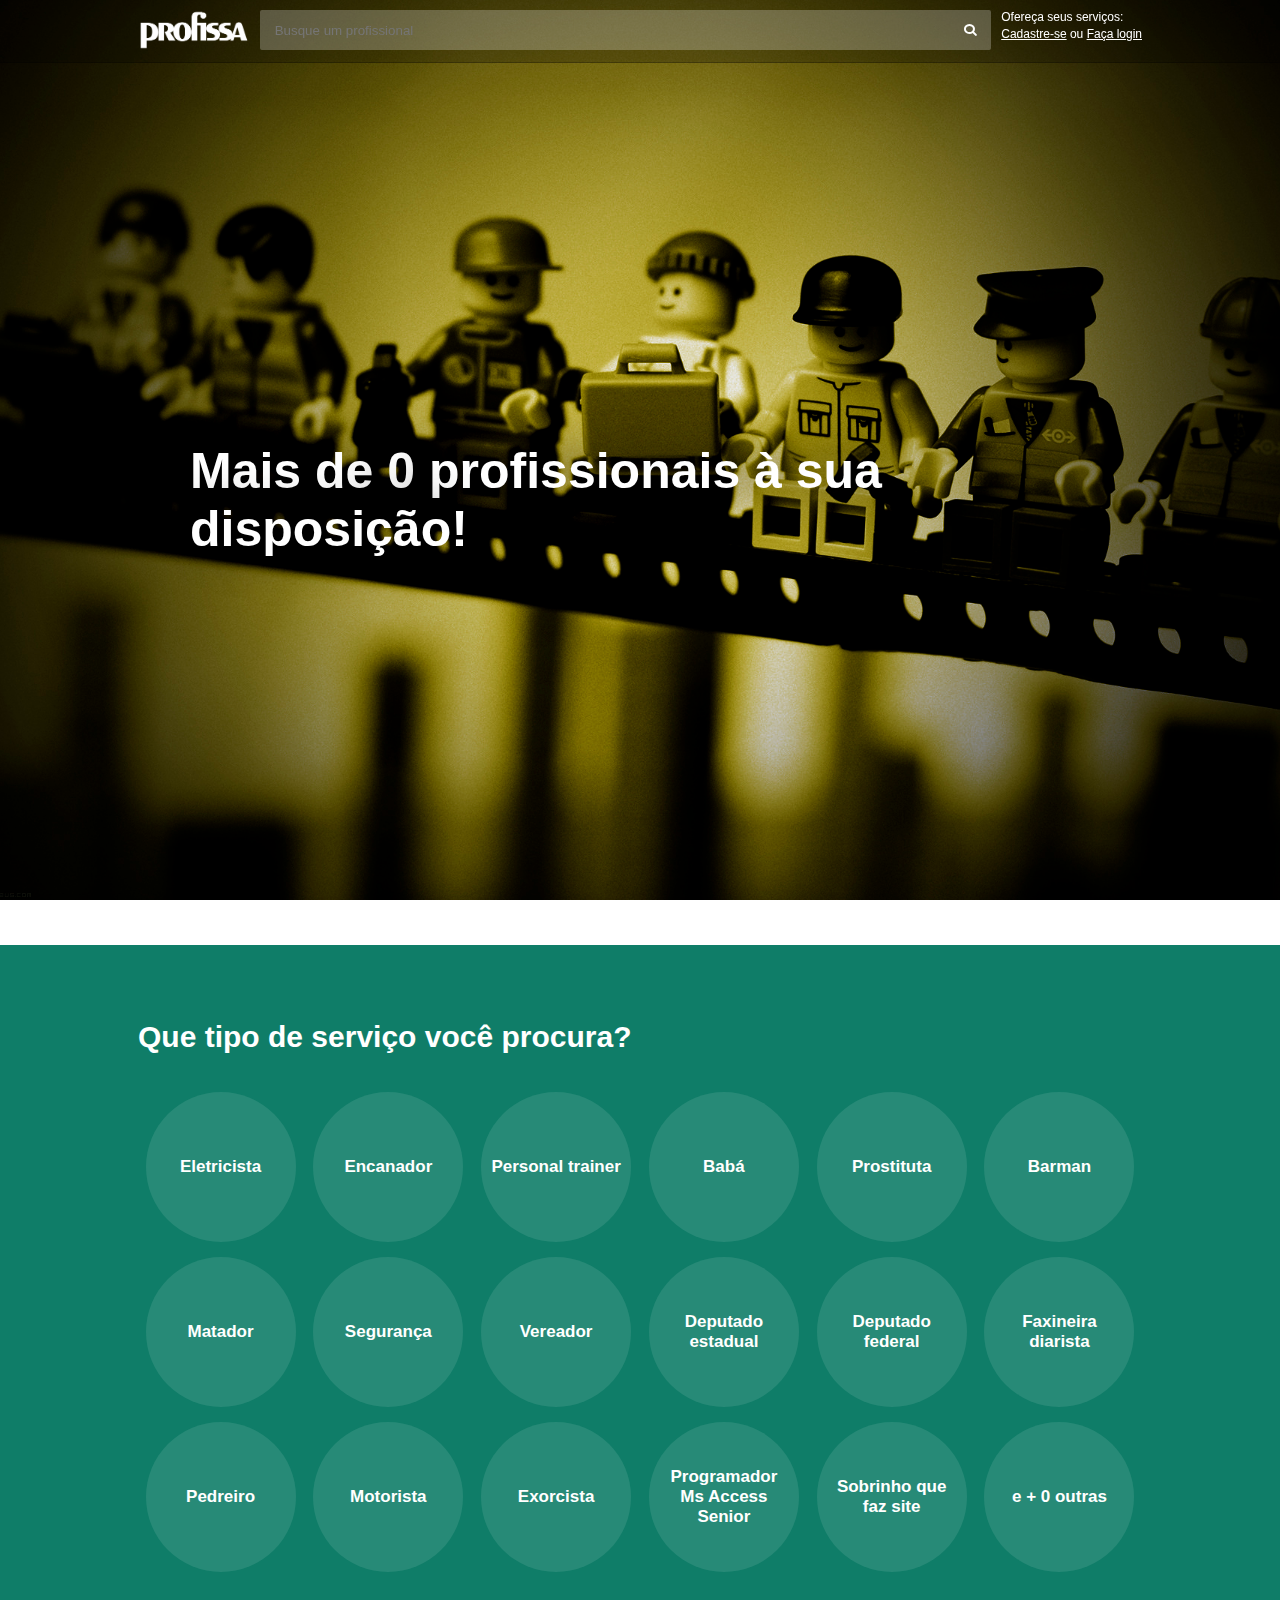
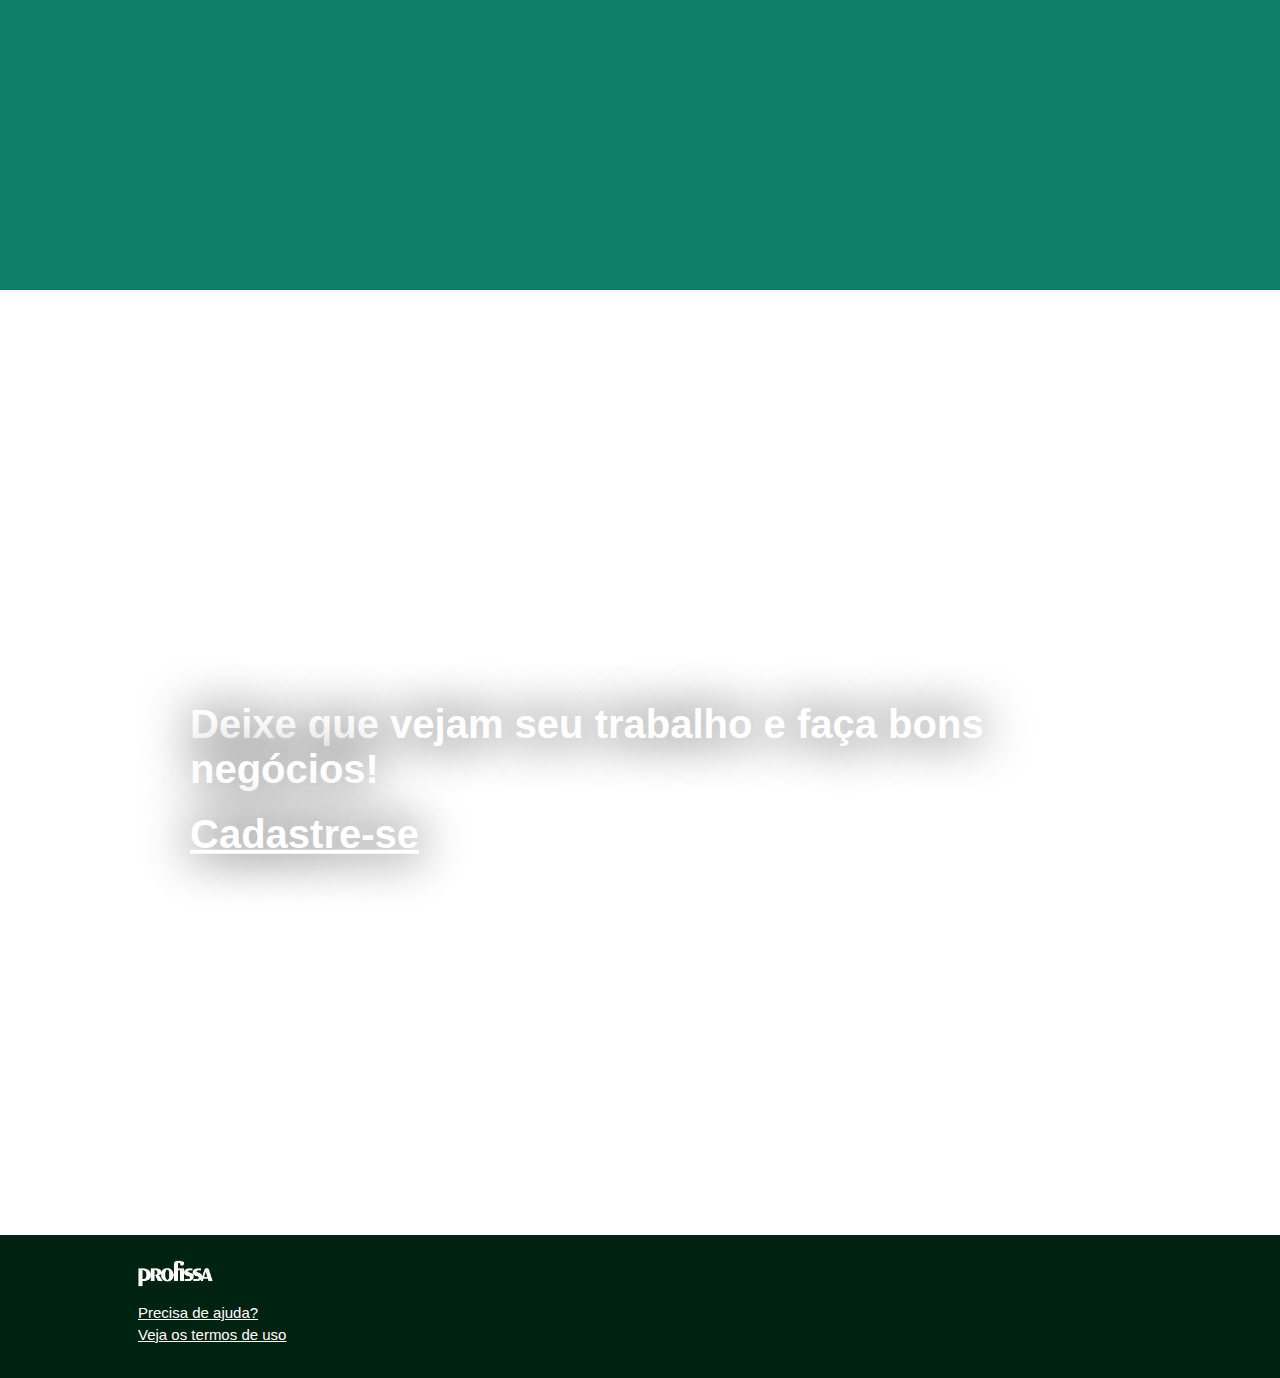
<file: src/main/webapp/index.html>
<!DOCTYPE html>
<html lang="pt-br">
<head>
    <meta charset="UTF-8">
    <meta name="viewport"
          content="width=device-width, user-scalable=no, initial-scale=1.0, maximum-scale=1.0, minimum-scale=1.0">
    <meta http-equiv="X-UA-Compatible" content="ie=edge">
    <title>Profissa</title>
	
	<link rel="shortcut icon" href="img/favicon.ico" />
    <link rel="stylesheet" href="css/profissaFont/style.css">
    <link rel="stylesheet" href="css/main.css">
    <link rel="stylesheet" href="css/index.css">

    <script src="https://code.jquery.com/jquery-1.12.4.js"></script>
    <script src="js/main.js"></script>
    <script src="js/index.js"></script>
</head>
<body>
<header>
    <div class="container display-flex padding-5">
        <div class="logo-wrap">
            <img src="img/logo.png" alt="Profissa" id="logo">
        </div>
        <div class="search-wrap flex-1 padding-5">
            <input type="text" id="search-input" placeholder="Busque um profissional" class="width-100 height-40 padding-5" data-press-enter="#search-button">
            <button id="search-button"><i class="ico-search"></i></button>
        </div>
        <div class="top-buttons-wrap padding-5">
            <label for="register" class="display-block margin-bottom-3">Ofereça seus serviços:</label>
            <button id="register" class="button-link">Cadastre-se</button> ou
            <button id="open-login" class="button-link">Faça login</button>

            <div class="login-wrap" style="display: none;">
                <button id="close-login">x</button>
                <input type="text" id="login-name" class="width-100 display-block margin-top-5" data-press-enter="#password" placeholder="Login">
                <input type="password" id="password" class="width-100 display-block margin-top-5" data-press-enter="#confirm-login" placeholder="Senha">
                <button id="confirm-login" class="width-100 margin-top-10">Entrar</button>
                <div><button class="button-link margin-top-5" id="forgot-password">Esqueci minha senha</button></div>
            </div>
        </div>

    </div>
</header>

<article>
    <section id="consumer-advertisement">
        <div class="container">
            <div class="advertisement-text-wrap">
                <h1 class="centered-vertically">Mais de <span id="workers-count">0</span> profissionais à sua disposição!</h1>
            </div>
        </div>
    </section>

    <section id="service-categories">
        <div class="container">
            <h3>Que tipo de serviço você procura?</h3>
            <div class="category-buttons-wrap padding-bottom-50">
                <button class="category-button">Eletricista</button>
                <button class="category-button">Encanador</button>
                <button class="category-button">Personal trainer</button>
                <button class="category-button">Babá</button>
                <button class="category-button">Prostituta</button>
                <button class="category-button">Barman</button>
                <button class="category-button">Matador</button>
                <button class="category-button">Segurança</button>
                <button class="category-button">Vereador</button>
                <button class="category-button">Deputado estadual</button>
                <button class="category-button">Deputado federal</button>
                <button class="category-button">Faxineira diarista</button>
                <button class="category-button">Pedreiro</button>
                <button class="category-button">Motorista</button>
                <button class="category-button">Exorcista</button>
                <button class="category-button">Programador Ms Access Senior</button>
                <button class="category-button">Sobrinho que faz site</button>
                <button class="category-button"> e + <span id="categories-count">0</span> outras</button>
            </div>
        </div>
    </section>

    <section id="workers-advertisement">
        <div class="container">
            <div class="advertisement-text-wrap">
                <h2 class="centered-vertically">
                    Deixe que vejam seu trabalho e faça bons negócios!<br>
                    <button id="advertisement-register" class="button-link margin-top-20">Cadastre-se</button>
                </h2>
            </div>
        </div>
    </section>
</article>

<footer>
    <div class="container padding-top-20 padding-bottom-30">
        <div id="footer-logo-wrap" class="margin-bottom-10">
            <img src="img/logo.png" alt="Profissa" id="footer-logo">
        </div>
        <div class="margin-bottom-5"><button id="help" class="button-link">Precisa de ajuda?</button></div>
        <div class="margin-bottom-5"><button id="terms" class="button-link">Veja os termos de uso</button></div>
    </div>
</footer>


</body>
</html>
</file>
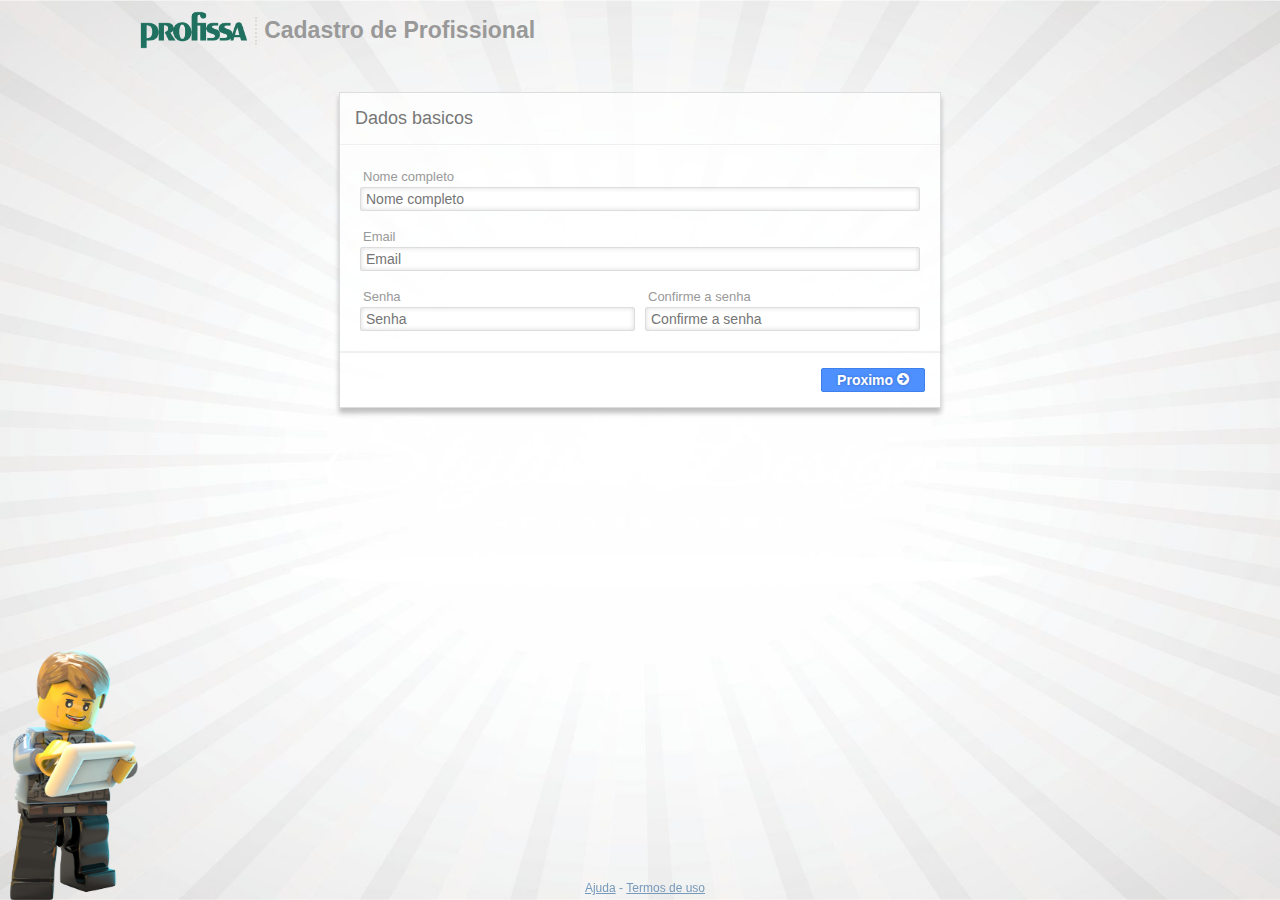
<file: src/main/webapp/cadastro.html>
<!DOCTYPE html>
<html lang="pt-br">
<head>
    <meta charset="UTF-8">
    <meta name="viewport"
          content="width=device-width, user-scalable=no, initial-scale=1.0, maximum-scale=1.0, minimum-scale=1.0">
    <meta http-equiv="X-UA-Compatible" content="ie=edge">
    <title>Profissa | Cadastro de Profissional</title>
	
	<link rel="shortcut icon" href="img/favicon.ico" />
    <link rel="stylesheet" href="css/profissaFont/style.css">
    <link rel="stylesheet" href="css/main.css">
    <link rel="stylesheet" href="css/cadastro.css">

    <script src="https://code.jquery.com/jquery-1.12.4.js"></script>
    <script src="js/main.js"></script>
    <script src="js/cadastro.js"></script>
</head>
<body>
<header>
    <div class="container display-flex padding-5">
        <div class="logo-wrap">
            <img src="img/logoVerde.png" alt="Profissa" id="logo">
        </div>
        <div id="header-title">Cadastro de Profissional</div>
    </div>
</header>

<article>
    <div class="container padding-10 padding-top-30 padding-bottom-30" data-view="cadastro" data-view-index="dados-basicos">
        <div data-page="dados-basicos" data-load-file="cadastroForms/dadosBasicos.html"></div>

        <div data-page="confirmacao" data-load-file="cadastroForms/confirmacao.html"></div>

        <div data-page="contatos" data-load-file="cadastroForms/contatos.html"></div>

        <div data-page="profissao" data-load-file="cadastroForms/profissao.html"></div>

        <div data-page="local-proprio" data-load-file="cadastroForms/localProprio.html"></div>

        <div data-page="endereco-local-proprio" data-load-file="cadastroForms/enderecoLocalProprio.html"></div>

        <div data-page="local-cliente" data-load-file="cadastroForms/localCliente.html"></div>

        <div data-page="cidades-atendidas" data-load-file="cadastroForms/cidadesAtendidas.html"></div>
        
        <div data-page="resumo" data-load-file="cadastroForms/resumo.html"></div>
    </div>
</article>

<footer>
    <img src="img/tablet.png" alt="" id="lego-img">
    <div class="container">
        <button class="button-link">Ajuda</button> - <button class="button-link">Termos de uso</button>
    </div>
</footer>

</body>
</html>
</file>
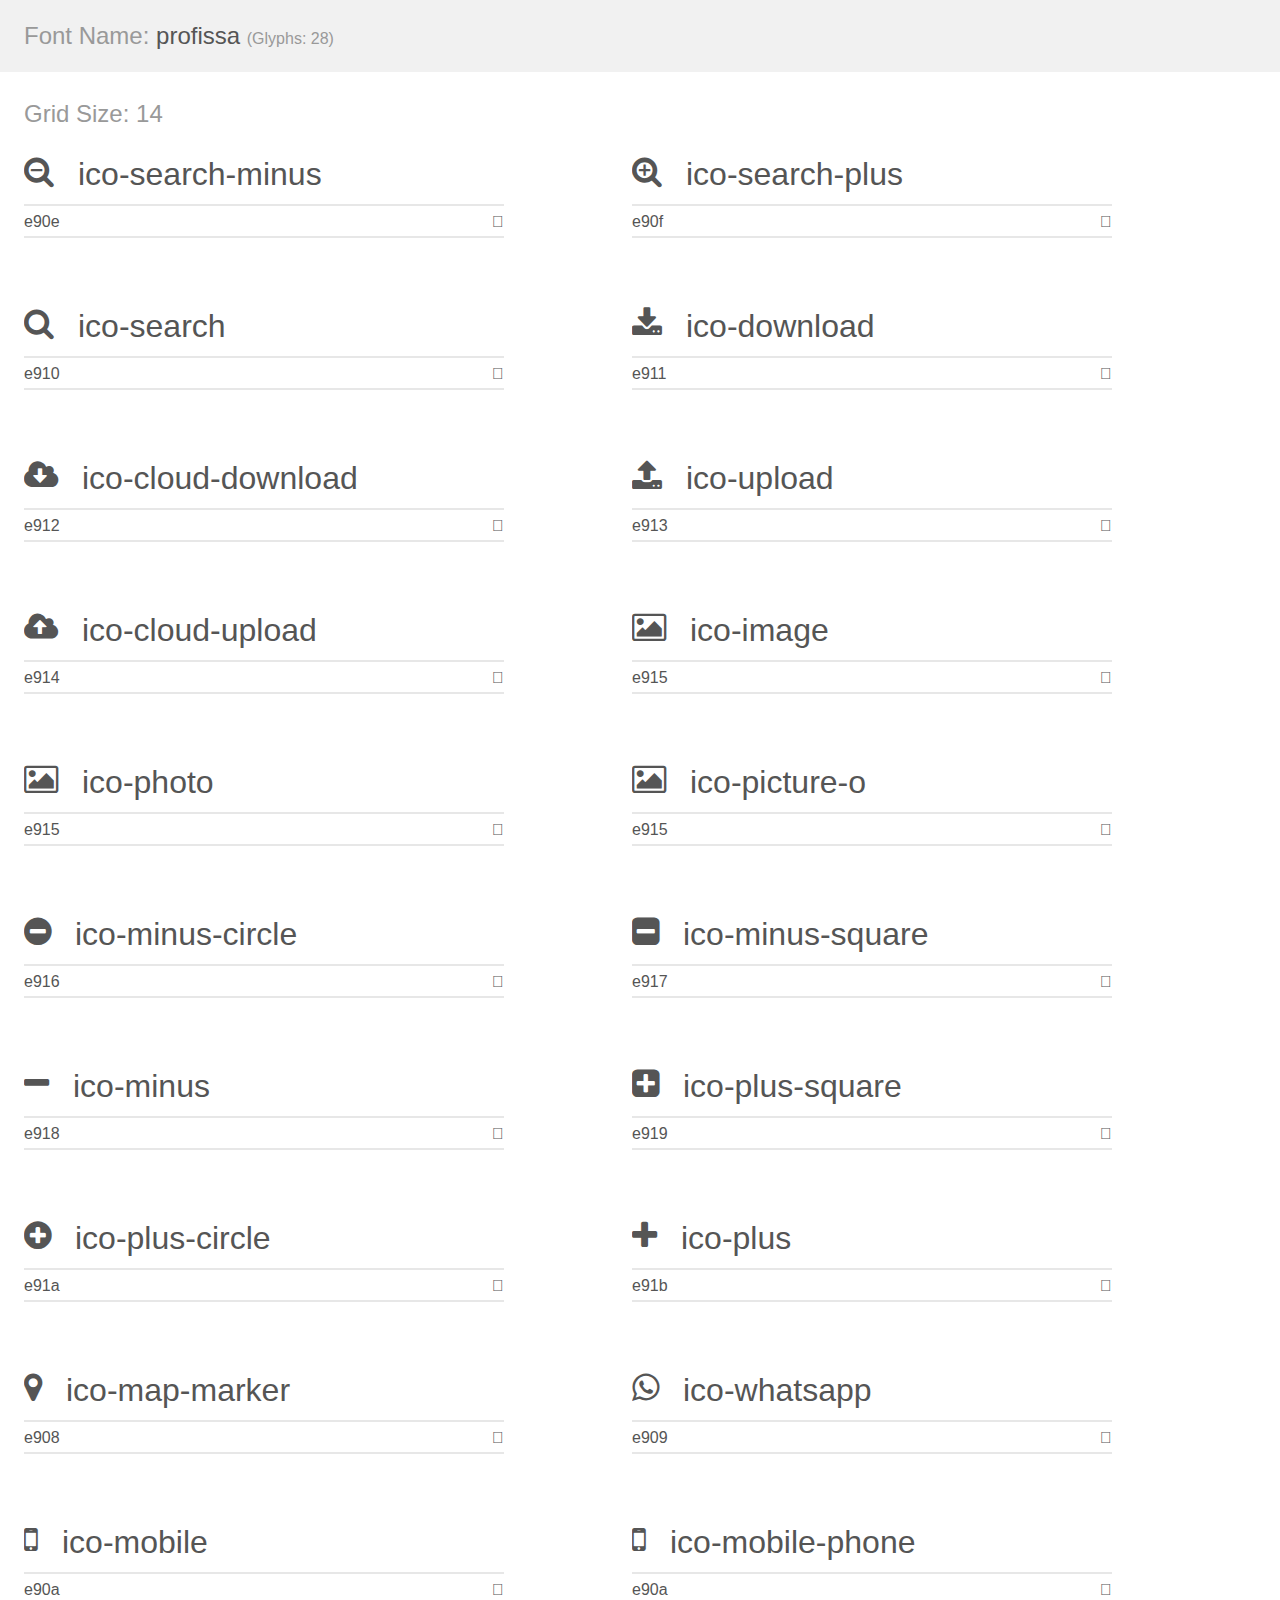
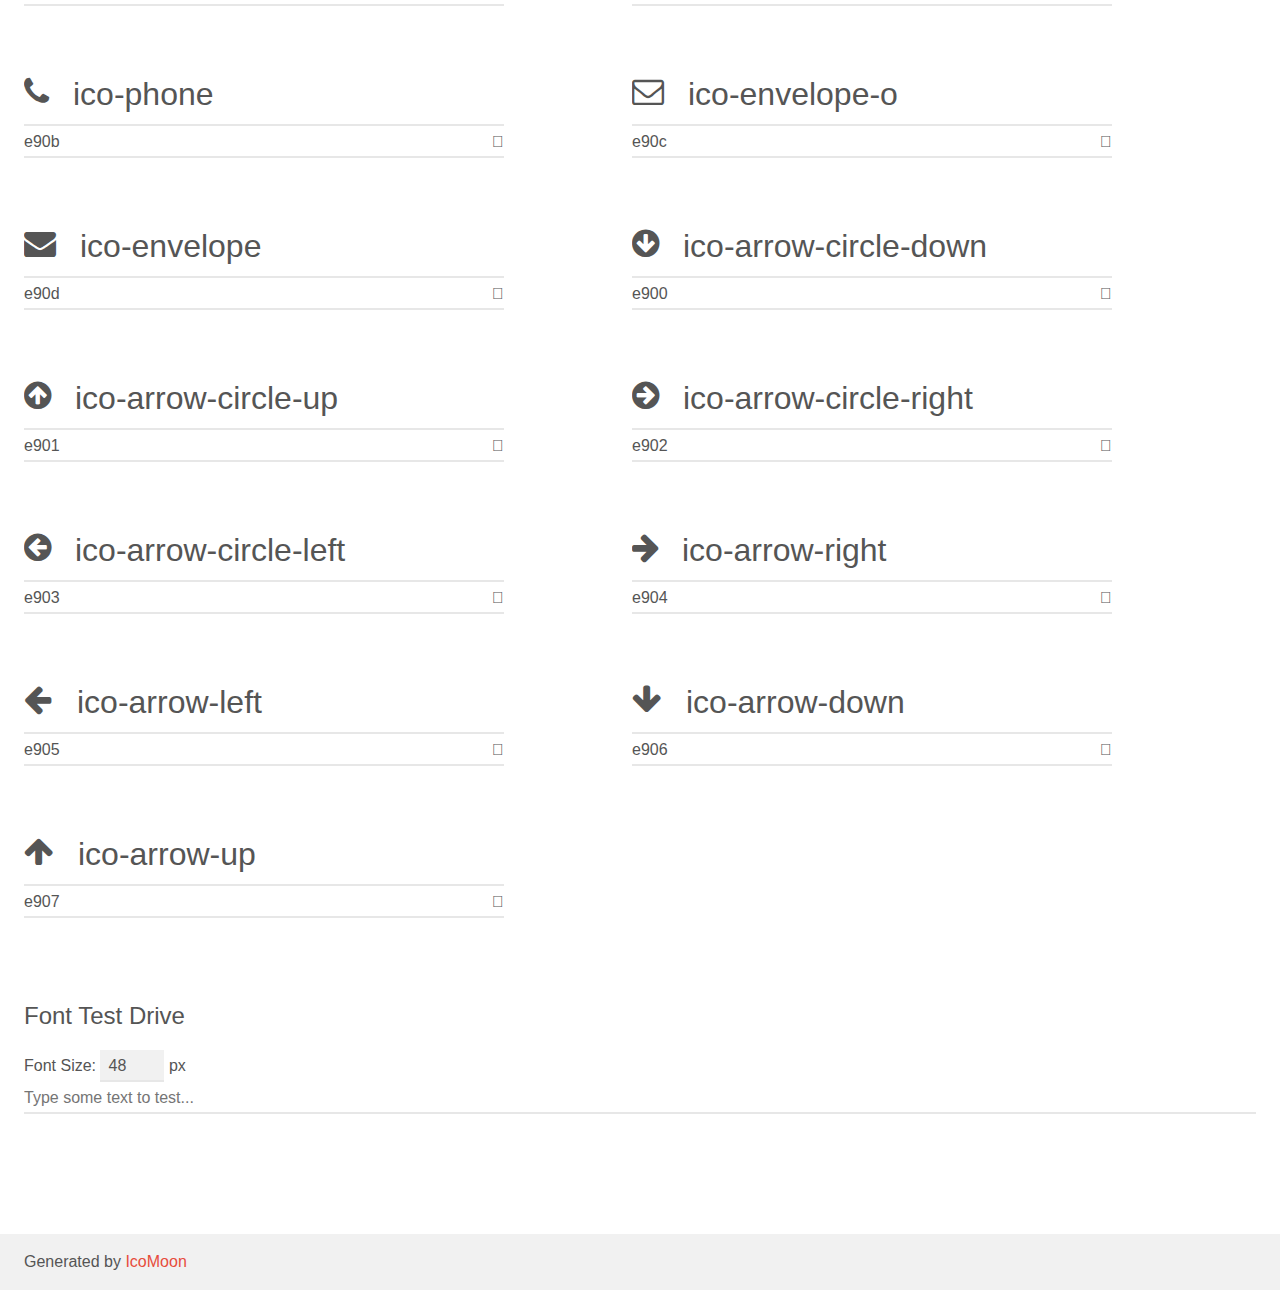
<file: src/main/webapp/css/profissaFont/demo.html>
<!doctype html>
<html>
<head>
    <meta charset="utf-8">
    <title>IcoMoon Demo</title>
    <meta name="description" content="An Icon Font Generated By IcoMoon.io">
    <meta name="viewport" content="width=device-width, initial-scale=1">
    <link rel="stylesheet" href="demo-files/demo.css">
    <link rel="stylesheet" href="style.css"></head>
<body>
    <div class="bgc1 clearfix">
        <h1 class="mhmm mvm"><span class="fgc1">Font Name:</span> profissa <small class="fgc1">(Glyphs:&nbsp;28)</small></h1>
    </div>
    <div class="clearfix mhl ptl">
        <h1 class="mvm mtn fgc1">Grid Size: 14</h1>
        <div class="glyph fs1">
            <div class="clearfix bshadow0 pbs">
                <span class="ico-search-minus">
                
                </span>
                <span class="mls"> ico-search-minus</span>
            </div>
            <fieldset class="fs0 size1of1 clearfix hidden-false">
                <input type="text" readonly value="e90e" class="unit size1of2" />
                <input type="text" maxlength="1" readonly value="&#xe90e;" class="unitRight size1of2 talign-right" />
            </fieldset>
            <div class="fs0 bshadow0 clearfix hidden-true">
                <span class="unit pvs fgc1">liga: </span>
                <input type="text" readonly value="" class="liga unitRight" />
            </div>
        </div>
        <div class="glyph fs1">
            <div class="clearfix bshadow0 pbs">
                <span class="ico-search-plus">
                
                </span>
                <span class="mls"> ico-search-plus</span>
            </div>
            <fieldset class="fs0 size1of1 clearfix hidden-false">
                <input type="text" readonly value="e90f" class="unit size1of2" />
                <input type="text" maxlength="1" readonly value="&#xe90f;" class="unitRight size1of2 talign-right" />
            </fieldset>
            <div class="fs0 bshadow0 clearfix hidden-true">
                <span class="unit pvs fgc1">liga: </span>
                <input type="text" readonly value="" class="liga unitRight" />
            </div>
        </div>
        <div class="glyph fs1">
            <div class="clearfix bshadow0 pbs">
                <span class="ico-search">
                
                </span>
                <span class="mls"> ico-search</span>
            </div>
            <fieldset class="fs0 size1of1 clearfix hidden-false">
                <input type="text" readonly value="e910" class="unit size1of2" />
                <input type="text" maxlength="1" readonly value="&#xe910;" class="unitRight size1of2 talign-right" />
            </fieldset>
            <div class="fs0 bshadow0 clearfix hidden-true">
                <span class="unit pvs fgc1">liga: </span>
                <input type="text" readonly value="" class="liga unitRight" />
            </div>
        </div>
        <div class="glyph fs1">
            <div class="clearfix bshadow0 pbs">
                <span class="ico-download">
                
                </span>
                <span class="mls"> ico-download</span>
            </div>
            <fieldset class="fs0 size1of1 clearfix hidden-false">
                <input type="text" readonly value="e911" class="unit size1of2" />
                <input type="text" maxlength="1" readonly value="&#xe911;" class="unitRight size1of2 talign-right" />
            </fieldset>
            <div class="fs0 bshadow0 clearfix hidden-true">
                <span class="unit pvs fgc1">liga: </span>
                <input type="text" readonly value="" class="liga unitRight" />
            </div>
        </div>
        <div class="glyph fs1">
            <div class="clearfix bshadow0 pbs">
                <span class="ico-cloud-download">
                
                </span>
                <span class="mls"> ico-cloud-download</span>
            </div>
            <fieldset class="fs0 size1of1 clearfix hidden-false">
                <input type="text" readonly value="e912" class="unit size1of2" />
                <input type="text" maxlength="1" readonly value="&#xe912;" class="unitRight size1of2 talign-right" />
            </fieldset>
            <div class="fs0 bshadow0 clearfix hidden-true">
                <span class="unit pvs fgc1">liga: </span>
                <input type="text" readonly value="" class="liga unitRight" />
            </div>
        </div>
        <div class="glyph fs1">
            <div class="clearfix bshadow0 pbs">
                <span class="ico-upload">
                
                </span>
                <span class="mls"> ico-upload</span>
            </div>
            <fieldset class="fs0 size1of1 clearfix hidden-false">
                <input type="text" readonly value="e913" class="unit size1of2" />
                <input type="text" maxlength="1" readonly value="&#xe913;" class="unitRight size1of2 talign-right" />
            </fieldset>
            <div class="fs0 bshadow0 clearfix hidden-true">
                <span class="unit pvs fgc1">liga: </span>
                <input type="text" readonly value="" class="liga unitRight" />
            </div>
        </div>
        <div class="glyph fs1">
            <div class="clearfix bshadow0 pbs">
                <span class="ico-cloud-upload">
                
                </span>
                <span class="mls"> ico-cloud-upload</span>
            </div>
            <fieldset class="fs0 size1of1 clearfix hidden-false">
                <input type="text" readonly value="e914" class="unit size1of2" />
                <input type="text" maxlength="1" readonly value="&#xe914;" class="unitRight size1of2 talign-right" />
            </fieldset>
            <div class="fs0 bshadow0 clearfix hidden-true">
                <span class="unit pvs fgc1">liga: </span>
                <input type="text" readonly value="" class="liga unitRight" />
            </div>
        </div>
        <div class="glyph fs1">
            <div class="clearfix bshadow0 pbs">
                <span class="ico-image">
                
                </span>
                <span class="mls"> ico-image</span>
            </div>
            <fieldset class="fs0 size1of1 clearfix hidden-false">
                <input type="text" readonly value="e915" class="unit size1of2" />
                <input type="text" maxlength="1" readonly value="&#xe915;" class="unitRight size1of2 talign-right" />
            </fieldset>
            <div class="fs0 bshadow0 clearfix hidden-true">
                <span class="unit pvs fgc1">liga: </span>
                <input type="text" readonly value="" class="liga unitRight" />
            </div>
        </div>
        <div class="glyph fs1">
            <div class="clearfix bshadow0 pbs">
                <span class="ico-photo">
                
                </span>
                <span class="mls"> ico-photo</span>
            </div>
            <fieldset class="fs0 size1of1 clearfix hidden-false">
                <input type="text" readonly value="e915" class="unit size1of2" />
                <input type="text" maxlength="1" readonly value="&#xe915;" class="unitRight size1of2 talign-right" />
            </fieldset>
            <div class="fs0 bshadow0 clearfix hidden-true">
                <span class="unit pvs fgc1">liga: </span>
                <input type="text" readonly value="" class="liga unitRight" />
            </div>
        </div>
        <div class="glyph fs1">
            <div class="clearfix bshadow0 pbs">
                <span class="ico-picture-o">
                
                </span>
                <span class="mls"> ico-picture-o</span>
            </div>
            <fieldset class="fs0 size1of1 clearfix hidden-false">
                <input type="text" readonly value="e915" class="unit size1of2" />
                <input type="text" maxlength="1" readonly value="&#xe915;" class="unitRight size1of2 talign-right" />
            </fieldset>
            <div class="fs0 bshadow0 clearfix hidden-true">
                <span class="unit pvs fgc1">liga: </span>
                <input type="text" readonly value="" class="liga unitRight" />
            </div>
        </div>
        <div class="glyph fs1">
            <div class="clearfix bshadow0 pbs">
                <span class="ico-minus-circle">
                
                </span>
                <span class="mls"> ico-minus-circle</span>
            </div>
            <fieldset class="fs0 size1of1 clearfix hidden-false">
                <input type="text" readonly value="e916" class="unit size1of2" />
                <input type="text" maxlength="1" readonly value="&#xe916;" class="unitRight size1of2 talign-right" />
            </fieldset>
            <div class="fs0 bshadow0 clearfix hidden-true">
                <span class="unit pvs fgc1">liga: </span>
                <input type="text" readonly value="" class="liga unitRight" />
            </div>
        </div>
        <div class="glyph fs1">
            <div class="clearfix bshadow0 pbs">
                <span class="ico-minus-square">
                
                </span>
                <span class="mls"> ico-minus-square</span>
            </div>
            <fieldset class="fs0 size1of1 clearfix hidden-false">
                <input type="text" readonly value="e917" class="unit size1of2" />
                <input type="text" maxlength="1" readonly value="&#xe917;" class="unitRight size1of2 talign-right" />
            </fieldset>
            <div class="fs0 bshadow0 clearfix hidden-true">
                <span class="unit pvs fgc1">liga: </span>
                <input type="text" readonly value="" class="liga unitRight" />
            </div>
        </div>
        <div class="glyph fs1">
            <div class="clearfix bshadow0 pbs">
                <span class="ico-minus">
                
                </span>
                <span class="mls"> ico-minus</span>
            </div>
            <fieldset class="fs0 size1of1 clearfix hidden-false">
                <input type="text" readonly value="e918" class="unit size1of2" />
                <input type="text" maxlength="1" readonly value="&#xe918;" class="unitRight size1of2 talign-right" />
            </fieldset>
            <div class="fs0 bshadow0 clearfix hidden-true">
                <span class="unit pvs fgc1">liga: </span>
                <input type="text" readonly value="" class="liga unitRight" />
            </div>
        </div>
        <div class="glyph fs1">
            <div class="clearfix bshadow0 pbs">
                <span class="ico-plus-square">
                
                </span>
                <span class="mls"> ico-plus-square</span>
            </div>
            <fieldset class="fs0 size1of1 clearfix hidden-false">
                <input type="text" readonly value="e919" class="unit size1of2" />
                <input type="text" maxlength="1" readonly value="&#xe919;" class="unitRight size1of2 talign-right" />
            </fieldset>
            <div class="fs0 bshadow0 clearfix hidden-true">
                <span class="unit pvs fgc1">liga: </span>
                <input type="text" readonly value="" class="liga unitRight" />
            </div>
        </div>
        <div class="glyph fs1">
            <div class="clearfix bshadow0 pbs">
                <span class="ico-plus-circle">
                
                </span>
                <span class="mls"> ico-plus-circle</span>
            </div>
            <fieldset class="fs0 size1of1 clearfix hidden-false">
                <input type="text" readonly value="e91a" class="unit size1of2" />
                <input type="text" maxlength="1" readonly value="&#xe91a;" class="unitRight size1of2 talign-right" />
            </fieldset>
            <div class="fs0 bshadow0 clearfix hidden-true">
                <span class="unit pvs fgc1">liga: </span>
                <input type="text" readonly value="" class="liga unitRight" />
            </div>
        </div>
        <div class="glyph fs1">
            <div class="clearfix bshadow0 pbs">
                <span class="ico-plus">
                
                </span>
                <span class="mls"> ico-plus</span>
            </div>
            <fieldset class="fs0 size1of1 clearfix hidden-false">
                <input type="text" readonly value="e91b" class="unit size1of2" />
                <input type="text" maxlength="1" readonly value="&#xe91b;" class="unitRight size1of2 talign-right" />
            </fieldset>
            <div class="fs0 bshadow0 clearfix hidden-true">
                <span class="unit pvs fgc1">liga: </span>
                <input type="text" readonly value="" class="liga unitRight" />
            </div>
        </div>
        <div class="glyph fs1">
            <div class="clearfix bshadow0 pbs">
                <span class="ico-map-marker">
                
                </span>
                <span class="mls"> ico-map-marker</span>
            </div>
            <fieldset class="fs0 size1of1 clearfix hidden-false">
                <input type="text" readonly value="e908" class="unit size1of2" />
                <input type="text" maxlength="1" readonly value="&#xe908;" class="unitRight size1of2 talign-right" />
            </fieldset>
            <div class="fs0 bshadow0 clearfix hidden-true">
                <span class="unit pvs fgc1">liga: </span>
                <input type="text" readonly value="" class="liga unitRight" />
            </div>
        </div>
        <div class="glyph fs1">
            <div class="clearfix bshadow0 pbs">
                <span class="ico-whatsapp">
                
                </span>
                <span class="mls"> ico-whatsapp</span>
            </div>
            <fieldset class="fs0 size1of1 clearfix hidden-false">
                <input type="text" readonly value="e909" class="unit size1of2" />
                <input type="text" maxlength="1" readonly value="&#xe909;" class="unitRight size1of2 talign-right" />
            </fieldset>
            <div class="fs0 bshadow0 clearfix hidden-true">
                <span class="unit pvs fgc1">liga: </span>
                <input type="text" readonly value="" class="liga unitRight" />
            </div>
        </div>
        <div class="glyph fs1">
            <div class="clearfix bshadow0 pbs">
                <span class="ico-mobile">
                
                </span>
                <span class="mls"> ico-mobile</span>
            </div>
            <fieldset class="fs0 size1of1 clearfix hidden-false">
                <input type="text" readonly value="e90a" class="unit size1of2" />
                <input type="text" maxlength="1" readonly value="&#xe90a;" class="unitRight size1of2 talign-right" />
            </fieldset>
            <div class="fs0 bshadow0 clearfix hidden-true">
                <span class="unit pvs fgc1">liga: </span>
                <input type="text" readonly value="" class="liga unitRight" />
            </div>
        </div>
        <div class="glyph fs1">
            <div class="clearfix bshadow0 pbs">
                <span class="ico-mobile-phone">
                
                </span>
                <span class="mls"> ico-mobile-phone</span>
            </div>
            <fieldset class="fs0 size1of1 clearfix hidden-false">
                <input type="text" readonly value="e90a" class="unit size1of2" />
                <input type="text" maxlength="1" readonly value="&#xe90a;" class="unitRight size1of2 talign-right" />
            </fieldset>
            <div class="fs0 bshadow0 clearfix hidden-true">
                <span class="unit pvs fgc1">liga: </span>
                <input type="text" readonly value="" class="liga unitRight" />
            </div>
        </div>
        <div class="glyph fs1">
            <div class="clearfix bshadow0 pbs">
                <span class="ico-phone">
                
                </span>
                <span class="mls"> ico-phone</span>
            </div>
            <fieldset class="fs0 size1of1 clearfix hidden-false">
                <input type="text" readonly value="e90b" class="unit size1of2" />
                <input type="text" maxlength="1" readonly value="&#xe90b;" class="unitRight size1of2 talign-right" />
            </fieldset>
            <div class="fs0 bshadow0 clearfix hidden-true">
                <span class="unit pvs fgc1">liga: </span>
                <input type="text" readonly value="" class="liga unitRight" />
            </div>
        </div>
        <div class="glyph fs1">
            <div class="clearfix bshadow0 pbs">
                <span class="ico-envelope-o">
                
                </span>
                <span class="mls"> ico-envelope-o</span>
            </div>
            <fieldset class="fs0 size1of1 clearfix hidden-false">
                <input type="text" readonly value="e90c" class="unit size1of2" />
                <input type="text" maxlength="1" readonly value="&#xe90c;" class="unitRight size1of2 talign-right" />
            </fieldset>
            <div class="fs0 bshadow0 clearfix hidden-true">
                <span class="unit pvs fgc1">liga: </span>
                <input type="text" readonly value="" class="liga unitRight" />
            </div>
        </div>
        <div class="glyph fs1">
            <div class="clearfix bshadow0 pbs">
                <span class="ico-envelope">
                
                </span>
                <span class="mls"> ico-envelope</span>
            </div>
            <fieldset class="fs0 size1of1 clearfix hidden-false">
                <input type="text" readonly value="e90d" class="unit size1of2" />
                <input type="text" maxlength="1" readonly value="&#xe90d;" class="unitRight size1of2 talign-right" />
            </fieldset>
            <div class="fs0 bshadow0 clearfix hidden-true">
                <span class="unit pvs fgc1">liga: </span>
                <input type="text" readonly value="" class="liga unitRight" />
            </div>
        </div>
        <div class="glyph fs1">
            <div class="clearfix bshadow0 pbs">
                <span class="ico-arrow-circle-down">
                
                </span>
                <span class="mls"> ico-arrow-circle-down</span>
            </div>
            <fieldset class="fs0 size1of1 clearfix hidden-false">
                <input type="text" readonly value="e900" class="unit size1of2" />
                <input type="text" maxlength="1" readonly value="&#xe900;" class="unitRight size1of2 talign-right" />
            </fieldset>
            <div class="fs0 bshadow0 clearfix hidden-true">
                <span class="unit pvs fgc1">liga: </span>
                <input type="text" readonly value="" class="liga unitRight" />
            </div>
        </div>
        <div class="glyph fs1">
            <div class="clearfix bshadow0 pbs">
                <span class="ico-arrow-circle-up">
                
                </span>
                <span class="mls"> ico-arrow-circle-up</span>
            </div>
            <fieldset class="fs0 size1of1 clearfix hidden-false">
                <input type="text" readonly value="e901" class="unit size1of2" />
                <input type="text" maxlength="1" readonly value="&#xe901;" class="unitRight size1of2 talign-right" />
            </fieldset>
            <div class="fs0 bshadow0 clearfix hidden-true">
                <span class="unit pvs fgc1">liga: </span>
                <input type="text" readonly value="" class="liga unitRight" />
            </div>
        </div>
        <div class="glyph fs1">
            <div class="clearfix bshadow0 pbs">
                <span class="ico-arrow-circle-right">
                
                </span>
                <span class="mls"> ico-arrow-circle-right</span>
            </div>
            <fieldset class="fs0 size1of1 clearfix hidden-false">
                <input type="text" readonly value="e902" class="unit size1of2" />
                <input type="text" maxlength="1" readonly value="&#xe902;" class="unitRight size1of2 talign-right" />
            </fieldset>
            <div class="fs0 bshadow0 clearfix hidden-true">
                <span class="unit pvs fgc1">liga: </span>
                <input type="text" readonly value="" class="liga unitRight" />
            </div>
        </div>
        <div class="glyph fs1">
            <div class="clearfix bshadow0 pbs">
                <span class="ico-arrow-circle-left">
                
                </span>
                <span class="mls"> ico-arrow-circle-left</span>
            </div>
            <fieldset class="fs0 size1of1 clearfix hidden-false">
                <input type="text" readonly value="e903" class="unit size1of2" />
                <input type="text" maxlength="1" readonly value="&#xe903;" class="unitRight size1of2 talign-right" />
            </fieldset>
            <div class="fs0 bshadow0 clearfix hidden-true">
                <span class="unit pvs fgc1">liga: </span>
                <input type="text" readonly value="" class="liga unitRight" />
            </div>
        </div>
        <div class="glyph fs1">
            <div class="clearfix bshadow0 pbs">
                <span class="ico-arrow-right">
                
                </span>
                <span class="mls"> ico-arrow-right</span>
            </div>
            <fieldset class="fs0 size1of1 clearfix hidden-false">
                <input type="text" readonly value="e904" class="unit size1of2" />
                <input type="text" maxlength="1" readonly value="&#xe904;" class="unitRight size1of2 talign-right" />
            </fieldset>
            <div class="fs0 bshadow0 clearfix hidden-true">
                <span class="unit pvs fgc1">liga: </span>
                <input type="text" readonly value="" class="liga unitRight" />
            </div>
        </div>
        <div class="glyph fs1">
            <div class="clearfix bshadow0 pbs">
                <span class="ico-arrow-left">
                
                </span>
                <span class="mls"> ico-arrow-left</span>
            </div>
            <fieldset class="fs0 size1of1 clearfix hidden-false">
                <input type="text" readonly value="e905" class="unit size1of2" />
                <input type="text" maxlength="1" readonly value="&#xe905;" class="unitRight size1of2 talign-right" />
            </fieldset>
            <div class="fs0 bshadow0 clearfix hidden-true">
                <span class="unit pvs fgc1">liga: </span>
                <input type="text" readonly value="" class="liga unitRight" />
            </div>
        </div>
        <div class="glyph fs1">
            <div class="clearfix bshadow0 pbs">
                <span class="ico-arrow-down">
                
                </span>
                <span class="mls"> ico-arrow-down</span>
            </div>
            <fieldset class="fs0 size1of1 clearfix hidden-false">
                <input type="text" readonly value="e906" class="unit size1of2" />
                <input type="text" maxlength="1" readonly value="&#xe906;" class="unitRight size1of2 talign-right" />
            </fieldset>
            <div class="fs0 bshadow0 clearfix hidden-true">
                <span class="unit pvs fgc1">liga: </span>
                <input type="text" readonly value="" class="liga unitRight" />
            </div>
        </div>
        <div class="glyph fs1">
            <div class="clearfix bshadow0 pbs">
                <span class="ico-arrow-up">
                
                </span>
                <span class="mls"> ico-arrow-up</span>
            </div>
            <fieldset class="fs0 size1of1 clearfix hidden-false">
                <input type="text" readonly value="e907" class="unit size1of2" />
                <input type="text" maxlength="1" readonly value="&#xe907;" class="unitRight size1of2 talign-right" />
            </fieldset>
            <div class="fs0 bshadow0 clearfix hidden-true">
                <span class="unit pvs fgc1">liga: </span>
                <input type="text" readonly value="" class="liga unitRight" />
            </div>
        </div>
  </div>

    <!--[if gt IE 8]><!-->
    <div class="mhl clearfix mbl">
        <h1>Font Test Drive</h1>
        <label>
            Font Size: <input id="fontSize" type="number" class="textbox0 mbm"
            min="8" value="48" />
            px
        </label>
        <input id="testText" type="text" class="phl size1of1 mvl"
        placeholder="Type some text to test..." value=""/>
        </label>
        <div id="testDrive" class="ico-">&nbsp;
        </div>
    </div>
    <!--<![endif]-->
    <div class="bgc1 clearfix">
        <p class="mhl">Generated by <a href="https://icomoon.io/app">IcoMoon</a></p>
    </div>

    <script src="demo-files/demo.js"></script>
</body>
</html>
</file>
<file: src/main/webapp/css/profissaFont/style.css>
@font-face {
  font-family: 'profissa';
  src:  url('fonts/profissa.eot?gisime');
  src:  url('fonts/profissa.eot?gisime#iefix') format('embedded-opentype'),
    url('fonts/profissa.ttf?gisime') format('truetype'),
    url('fonts/profissa.woff?gisime') format('woff'),
    url('fonts/profissa.svg?gisime#profissa') format('svg');
  font-weight: normal;
  font-style: normal;
}

[class^="ico-"], [class*=" ico-"] {
  /* use !important to prevent issues with browser extensions that change fonts */
  font-family: 'profissa' !important;
  speak: none;
  font-style: normal;
  font-weight: normal;
  font-variant: normal;
  text-transform: none;
  line-height: 1;

  /* Better Font Rendering =========== */
  -webkit-font-smoothing: antialiased;
  -moz-osx-font-smoothing: grayscale;
}

.ico-search-minus:before {
  content: "\e90e";
}
.ico-search-plus:before {
  content: "\e90f";
}
.ico-search:before {
  content: "\e910";
}
.ico-download:before {
  content: "\e911";
}
.ico-cloud-download:before {
  content: "\e912";
}
.ico-upload:before {
  content: "\e913";
}
.ico-cloud-upload:before {
  content: "\e914";
}
.ico-image:before {
  content: "\e915";
}
.ico-photo:before {
  content: "\e915";
}
.ico-picture-o:before {
  content: "\e915";
}
.ico-minus-circle:before {
  content: "\e916";
}
.ico-minus-square:before {
  content: "\e917";
}
.ico-minus:before {
  content: "\e918";
}
.ico-plus-square:before {
  content: "\e919";
}
.ico-plus-circle:before {
  content: "\e91a";
}
.ico-plus:before {
  content: "\e91b";
}
.ico-map-marker:before {
  content: "\e908";
}
.ico-whatsapp:before {
  content: "\e909";
}
.ico-mobile:before {
  content: "\e90a";
}
.ico-mobile-phone:before {
  content: "\e90a";
}
.ico-phone:before {
  content: "\e90b";
}
.ico-envelope-o:before {
  content: "\e90c";
}
.ico-envelope:before {
  content: "\e90d";
}
.ico-arrow-circle-down:before {
  content: "\e900";
}
.ico-arrow-circle-up:before {
  content: "\e901";
}
.ico-arrow-circle-right:before {
  content: "\e902";
}
.ico-arrow-circle-left:before {
  content: "\e903";
}
.ico-arrow-right:before {
  content: "\e904";
}
.ico-arrow-left:before {
  content: "\e905";
}
.ico-arrow-down:before {
  content: "\e906";
}
.ico-arrow-up:before {
  content: "\e907";
}
</file>
<file: src/main/webapp/css/main.css>
html{
    font-size: 10px;
    font-family:Verdana, sans-serif;
}

body{
    padding:0;
    margin:0;
}



button{
    cursor: pointer;
}




#logo{
    height:5rem;
    cursor:pointer;
}

#header-title{
    font-size:2.3rem;
    margin:1.2rem 0;
    padding:0 .75rem;
    border-left:dotted .2rem rgba(200,200,200,.5);
    font-weight: bold;
    color: #999;
}

.container{
    margin: 0 auto;
    max-width: 1024px;
    -webkit-box-sizing: border-box;
    -moz-box-sizing: border-box;
    box-sizing: border-box;
    /**border: solid 1px blue;/**/
}



.overflow-auto{
    overflow: auto;
}



.float-left{
    float: left;
}

.float-right{
    float: right;
}



.display-block{
    display: block;
}

.display-table-cell{
    display: table-cell;
}

.display-inline-block{
    display: inline-block;
}

.display-flex{
    display: flex;
}

.display-flex-column{
    display: flex;
    flex-direction:column;
}



.flex-1{
    flex: 1;
}

.flex-2{
    flex: 2;
}

.flex-3{
    flex: 3;
}

.flex-4{
    flex: 4;
}

.flex-5{
    flex: 5;
}

.flex-6{
    flex: 6;
}

.flex-7{
    flex: 7;
}

.flex-8{
    flex: 8;
}

.flex-9{
    flex: 9;
}

.flex-10{
    flex: 10;
}



.width-10,
.width-20,
.width-25,
.width-30,
.width-33,
.width-40,
.width-50,
.width-60,
.width-66,
.width-70,
.width-75,
.width-80,
.width-90,
.width-100,
.min-width-10,
.min-width-20,
.min-width-25,
.min-width-30,
.min-width-33,
.min-width-40,
.min-width-50,
.min-width-60,
.min-width-66,
.min-width-70,
.min-width-75,
.min-width-80,
.min-width-90,
.min-width-100,
.max-width-10,
.max-width-20,
.max-width-25,
.max-width-30,
.max-width-33,
.max-width-40,
.max-width-50,
.max-width-60,
.max-width-66,
.max-width-70,
.max-width-75,
.max-width-80,
.max-width-90,
.max-width-100 {
    -webkit-box-sizing: border-box;
    -moz-box-sizing: border-box;
    box-sizing: border-box;
}

.width-10{
    width: 10%;
}

.width-20{
    width: 20%;
}

.width-25{
    width: 25%;
}

.width-30{
    width: 30%;
}

.width-33{
    width: 33.3333333%;
}

.width-40{
    width: 40%;
}

.width-50{
    width: 50%;
}

.width-60{
    width: 60%;
}

.width-66{
    width: 66.66666666%;
}

.width-70{
    width: 70%;
}

.width-75{
    width: 75%;
}

.width-80{
    width: 80%;
}

.width-90{
    width: 90%;
}

.width-100{
    width: 100%;
}

.min-width-10{
    min-width: 10%;
}

.min-width-20{
    min-width: 20%;
}

.min-width-25{
    min-width: 25%;
}

.min-width-30{
    min-width: 30%;
}

.min-width-33{
    min-width: 33.3333333%;
}

.min-width-40{
    min-width: 40%;
}

.min-width-50{
    min-width: 50%;
}

.min-width-60{
    min-width: 60%;
}

.min-width-66{
    min-width: 66.66666666%;
}

.min-width-70{
    min-width: 70%;
}

.min-width-75{
    min-width: 75%;
}

.min-width-80{
    min-width: 80%;
}

.min-width-90{
    min-width: 90%;
}

.min-width-100{
    min-width: 100%;
}

.max-width-10{
    max-width: 10%;
}

.max-width-20{
    max-width: 20%;
}

.max-width-25{
    max-width: 25%;
}

.max-width-30{
    max-width: 30%;
}

.max-width-33{
    max-width: 33.3333333%;
}

.max-width-40{
    max-width: 40%;
}

.max-width-50{
    max-width: 50%;
}

.max-width-60{
    max-width: 60%;
}

.max-width-66{
    max-width: 66.66666666%;
}

.max-width-70{
    max-width: 70%;
}

.max-width-75{
    max-width: 75%;
}

.max-width-80{
    max-width: 80%;
}

.max-width-90{
    max-width: 90%;
}

.max-width-100{
    max-width: 100%;
}



.height-10{
    height: 1rem;
}

.height-15{
    height: 1.5rem;
}

.height-20{
    height: 2rem;
}

.height-25{
    height: 2.5rem;
}

.height-30{
    height: 3rem;
}

.height-35{
    height: 3.5rem;
}

.height-40{
    height: 4rem;
}

.height-45{
    height: 4.5rem;
}

.height-50{
    height: 5rem;
}



.padding-0{
    padding:0;
}

.padding-1{
    padding:.1rem;
}

.padding-2{
    padding:.2rem;
}

.padding-3{
    padding:.3rem;
}

.padding-4{
    padding:.4rem;
}

.padding-5{
    padding:.5rem;
}

.padding-6{
    padding:.6rem;
}

.padding-7{
    padding:.7rem;
}

.padding-8{
    padding:.8rem;
}

.padding-9{
    padding:.9rem;
}

.padding-10{
    padding:1rem;
}

.padding-15{
    padding:1.5rem;
}

.padding-20{
    padding:2rem;
}

.padding-25{
    padding:2.5rem;
}

.padding-30{
    padding:3rem;
}

.padding-40{
    padding:4rem;
}

.padding-50{
    padding:5rem;
}

.padding-top-0{
    padding-top:0;
}

.padding-top-1{
    padding-top:.1rem;
}

.padding-top-2{
    padding-top:.2rem;
}

.padding-top-3{
    padding-top:.3rem;
}

.padding-top-4{
    padding-top:.4rem;
}

.padding-top-5{
    padding-top:.5rem;
}

.padding-top-6{
    padding-top:.6rem;
}

.padding-top-7{
    padding-top:.7rem;
}

.padding-top-8{
    padding-top:.8rem;
}

.padding-top-9{
    padding-top:.9rem;
}

.padding-top-10{
    padding-top:1rem;
}

.padding-top-15{
    padding-top:1.5rem;
}

.padding-top-20{
    padding-top:2rem;
}

.padding-top-25{
    padding-top:2.5rem;
}

.padding-top-30{
    padding-top:3rem;
}

.padding-right-0{
    padding-right:0;
}

.padding-right-1{
    padding-right:.1rem;
}

.padding-right-2{
    padding-right:.2rem;
}

.padding-right-3{
    padding-right:.3rem;
}

.padding-right-4{
    padding-right:.4rem;
}

.padding-right-5{
    padding-right:.5rem;
}

.padding-right-6{
    padding-right:.6rem;
}

.padding-right-7{
    padding-right:.7rem;
}

.padding-right-8{
    padding-right:.8rem;
}

.padding-right-9{
    padding-right:.9rem;
}

.padding-right-10{
    padding-right:1rem;
}

.padding-right-15{
    padding-right:1.5rem;
}

.padding-right-20{
    padding-right:2rem;
}

.padding-right-25{
    padding-right:2.5rem;
}

.padding-right-30{
    padding-right:3rem;
}

.padding-bottom-0{
    padding-bottom:0;
}

.padding-bottom-1{
    padding-bottom:.1rem;
}

.padding-bottom-2{
    padding-bottom:.2rem;
}

.padding-bottom-3{
    padding-bottom:.3rem;
}

.padding-bottom-4{
    padding-bottom:.4rem;
}

.padding-bottom-5{
    padding-bottom:.5rem;
}

.padding-bottom-6{
    padding-bottom:.6rem;
}

.padding-bottom-7{
    padding-bottom:.7rem;
}

.padding-bottom-8{
    padding-bottom:.8rem;
}

.padding-bottom-9{
    padding-bottom:.9rem;
}

.padding-bottom-10{
    padding-bottom:1rem;
}

.padding-bottom-15{
    padding-bottom:1.5rem;
}

.padding-bottom-20{
    padding-bottom:2rem;
}

.padding-bottom-25{
    padding-bottom:2.5rem;
}

.padding-bottom-30{
    padding-bottom:3rem;
}

.padding-left-0{
    padding-left:0;
}

.padding-left-1{
    padding-left:.1rem;
}

.padding-left-2{
    padding-left:.2rem;
}

.padding-left-3{
    padding-left:.3rem;
}

.padding-left-4{
    padding-left:.4rem;
}

.padding-left-5{
    padding-left:.5rem;
}

.padding-left-6{
    padding-left:.6rem;
}

.padding-left-7{
    padding-left:.7rem;
}

.padding-left-8{
    padding-left:.8rem;
}

.padding-left-9{
    padding-left:.9rem;
}

.padding-left-10{
    padding-left:1rem;
}

.padding-left-15{
    padding-left:1.5rem;
}

.padding-left-20{
    padding-left:2rem;
}

.padding-left-25{
    padding-left:2.5rem;
}

.padding-left-30{
    padding-left:3rem;
}



.margin-0{
    margin:0;
}

.margin-1{
    margin:.1rem;
}

.margin-2{
    margin:.2rem;
}

.margin-3{
    margin:.3rem;
}

.margin-4{
    margin:.4rem;
}

.margin-5{
    margin:.5rem;
}

.margin-6{
    margin:.6rem;
}

.margin-7{
    margin:.7rem;
}

.margin-8{
    margin:.8rem;
}

.margin-9{
    margin:.9rem;
}

.margin-10{
    margin:1rem;
}

.margin-15{
    margin:1.5rem;
}

.margin-20{
    margin:2rem;
}

.margin-25{
    margin:2.5rem;
}

.margin-30{
    margin:30rem;
}

.margin-top-0{
    margin-top:0;
}

.margin-top-1{
    margin-top:.1rem;
}

.margin-top-2{
    margin-top:.2rem;
}

.margin-top-3{
    margin-top:.3rem;
}

.margin-top-4{
    margin-top:.4rem;
}

.margin-top-5{
    margin-top:.5rem;
}

.margin-top-6{
    margin-top:.6rem;
}

.margin-top-7{
    margin-top:.7rem;
}

.margin-top-8{
    margin-top:.8rem;
}

.margin-top-9{
    margin-top:.9rem;
}

.margin-top-10{
    margin-top:1rem;
}

.margin-top-15{
    margin-top:1.5rem;
}

.margin-top-20{
    margin-top:2rem;
}

.margin-top-25{
    margin-top:2.5rem;
}

.margin-top-30{
    margin-top:30rem;
}

.margin-right-0{
    margin-right:0;
}

.margin-right-1{
    margin-right:.1rem;
}

.margin-right-2{
    margin-right:.2rem;
}

.margin-right-3{
    margin-right:.3rem;
}

.margin-right-4{
    margin-right:.4rem;
}

.margin-right-5{
    margin-right:.5rem;
}

.margin-right-6{
    margin-right:.6rem;
}

.margin-right-7{
    margin-right:.7rem;
}

.margin-right-8{
    margin-right:.8rem;
}

.margin-right-9{
    margin-right:.9rem;
}

.margin-right-10{
    margin-right:1rem;
}

.margin-right-15{
    margin-right:1.5rem;
}

.margin-right-20{
    margin-right:2rem;
}

.margin-right-25{
    margin-right:2.5rem;
}

.margin-right-30{
    margin-right:30rem;
}

.margin-bottom-0{
    margin-bottom:0;
}

.margin-bottom-1{
    margin-bottom:.1rem;
}

.margin-bottom-2{
    margin-bottom:.2rem;
}

.margin-bottom-3{
    margin-bottom:.3rem;
}

.margin-bottom-4{
    margin-bottom:.4rem;
}

.margin-bottom-5{
    margin-bottom:.5rem;
}

.margin-bottom-6{
    margin-bottom:.6rem;
}

.margin-bottom-7{
    margin-bottom:.7rem;
}

.margin-bottom-8{
    margin-bottom:.8rem;
}

.margin-bottom-9{
    margin-bottom:.9rem;
}

.margin-bottom-10{
    margin-bottom:1rem;
}

.margin-bottom-15{
    margin-bottom:1.5rem;
}

.margin-bottom-20{
    margin-bottom:2rem;
}

.margin-bottom-25{
    margin-bottom:2.5rem;
}

.margin-bottom-30{
    margin-bottom:30rem;
}

.margin-left-0{
    margin-left:0;
}

.margin-left-1{
    margin-left:.1rem;
}

.margin-left-2{
    margin-left:.2rem;
}

.margin-left-3{
    margin-left:.3rem;
}

.margin-left-4{
    margin-left:.4rem;
}

.margin-left-5{
    margin-left:.5rem;
}

.margin-left-6{
    margin-left:.6rem;
}

.margin-left-7{
    margin-left:.7rem;
}

.margin-left-8{
    margin-left:.8rem;
}

.margin-left-9{
    margin-left:.9rem;
}

.margin-left-10{
    margin-left:1rem;
}

.margin-left-15{
    margin-left:1.5rem;
}

.margin-left-20{
    margin-left:2rem;
}

.margin-left-25{
    margin-left:2.5rem;
}

.margin-left-30{
    margin-left:30rem;
}



.text-align-center{
    text-align: center;
}

.text-align-left{
    text-align: left;
}

.text-align-right{
    text-align: right;
}

.text-align-justify{
    text-align: justify;
}



.button-link{
    background: inherit;
    border:inherit;
    color: inherit;
    font-size: inherit;
    font-family:inherit;
    font-weight:inherit;
    text-shadow: inherit;
    cursor: pointer;
    text-decoration: underline;
    padding:0;
}

.button-link:disabled{
    opacity: .5;
    cursor: auto;
}




.form-wrap{
    background: rgba(255,255,255,.75);
    border:solid .1rem #ddd;
    margin-left:auto;
    margin-right:auto;
    overflow: auto;
    -webkit-box-shadow: 0 .5rem .5rem rgba(0, 0, 0, .25);
    -moz-box-shadow: 0 .5rem .5rem rgba(0, 0, 0, .25);
    box-shadow: 0 .5rem .5rem rgba(0, 0, 0, .25);
}

.form-wrap .form-header,
.form-wrap .form-body,
.form-wrap .form-footer{
    padding:1.5rem;
    overflow: auto;
    -webkit-box-sizing: border-box;
    -moz-box-sizing: border-box;
    box-sizing: border-box;
}

.form-wrap .form-header{
    font-size: 1.8rem;
    border-bottom:solid .1rem #f0f0f0;
    color: #777;
}

.form-wrap .form-body{
    border-top:solid .1rem #fff;
    border-bottom:solid .1rem #f0f0f0;
}

.form-wrap .form-footer{
    border-top:solid .1rem #f0f0f0;
}

.field-wrap{
    padding:.5rem;
    -webkit-box-sizing: border-box;
    -moz-box-sizing: border-box;
    box-sizing: border-box;
}

.field-wrap.float-left,
.field-wrap.float-right,
.field-wrap+.field-wrap{
    margin-top:.5rem;
}

.field-wrap label,
.field-wrap input,
.field-wrap textarea,
.field-wrap select,
.form-wrap button{
    font-size:1.4rem;
    padding:.3rem;
}

.field-wrap>label:first-child{
    display: block;
    color: #999;
    font-size:1.3rem;
    text-shadow: 0 0 .5rem rgba(255,255,255,.75);
}

.field-wrap input:not([type=checkbox]):not([type=radio]),
.field-wrap textarea,
.field-wrap select{
    padding-left: .5rem;
    padding-right: .5rem;
    border: solid .1rem #ddd;
    -webkit-box-shadow: inset 0 0 .5rem rgba(0, 0, 0, .15);
    -moz-box-shadow: inset 0 0 .5rem rgba(0, 0, 0, .15);
    box-shadow: inset 0 0 .5rem rgba(0, 0, 0, .15);
    -webkit-border-radius:.2rem;
    -moz-border-radius:.2rem;
    border-radius:.2rem;
}

.form-wrap button{
    background: #ccc;
    border:solid .1rem #bbb;
    color: #fff;
    padding-left: 1.5rem;
    padding-right: 1.5rem;
    -webkit-border-radius:.2rem;
    -moz-border-radius:.2rem;
    border-radius:.2rem;
    text-shadow: 0 0 .3rem rgba(0,0,0,.25);
    font-weight:bold;
}

.form-wrap button.blue-button{
    background: #4d90fe;
    border:solid .1rem #3d80ee;
    color: #fff;
    text-shadow: 0 0 .3rem rgba(0,5,25,.25);
}

.form-wrap button.red-button{
    background: #fe5555;
    border:solid .1rem #ee4444;
    color: #fff;
    text-shadow: 0 0 .3rem rgba(25,5,0,.25);
}

.form-wrap button.green-button{
    background: #22cc88;
    border:solid .1rem #11bb77;
    color: #fff;
    text-shadow: 0 0 .3rem rgba(0,25,5,.25);
}

.form-wrap button.black-button{
    background: #333333;
    border:solid .1rem #222222;
    color: #fff;
    text-shadow: 0 0 .3rem rgba(0,0,0,.5);
}

.field-wrap input:checked+label i,
.field-wrap input:checked+label{
    font-weight:bold;
}

.form-wrap :disabled{
    opacity:.5;
    cursor: default;
}


[data-page]{
    display: none;
}

@media screen and (max-width: 400px) {
    html{
        font-size:8px;
    }
}
</file>
<file: src/main/webapp/css/index.css>
html{
    color:#555;
}

header{
    background: rgba(0,0,0,.25);
    border-bottom: solid .1rem rgba(0,0,0,.25);
    position: fixed;
    width:100%;
    color: white;
    z-index: 999;
}

article section{
    overflow: auto;
    padding-top: 4.5rem
}

footer{
    font-size: 1.5rem;
}

article .container,
footer .container{
    padding-left:1rem;
    padding-right:1rem;
}

h1{
    font-size: 5rem;
}

h2{
    font-size: 4rem;
}

h3{
    font-size: 3rem;
}

h4{
    font-size: 2rem;
}

h5{
    font-size: 1.5rem;
}

.search-wrap{
    position: relative;
}

#search-input {
    background: rgba(255, 255, 255, .25);
    border:none;
    border-radius:.2rem;
    color:white;
    padding:.5rem 4rem .5rem 1.5rem;
}

#search-button{
    background: none;
    border:none;
    color: white;
    position: absolute;
    right:.5rem;
    top:.5rem;
    padding:1.3rem 1.5rem;
}

.top-buttons-wrap{
    font-size:1.2rem;
    position: relative;
}

/*.top-buttons-wrap>button,*/
#confirm-login{
    background: rgba(255, 255, 255, .3);
    color:white;
    border: solid .1rem white;
    border-radius:.2rem;
    box-shadow: 0 0 .5rem rgba(0,0,0,.25);
}

.login-wrap{
    position: fixed;
    top:7rem;
    background: rgba(0,0,0,.25);
    border: solid .1rem rgba(0,0,0,.25);
    padding: 1rem 1rem 2rem 1rem;
    text-align: left;
    box-sizing: border-box;
}

.login-wrap input{
    background: rgba(255,255,255,.25);
    border:none;
    color: white;
    padding:.5rem;
}

#close-login{
    float: right;
    color: white;
    background: none;
    border:none;
    width:2rem;
    height:2rem;
    margin: -.5rem -.5rem .5rem .5rem;
}

#consumer-advertisement{
    background-image: url("../img/lego.jpg") ;
    background-repeat: no-repeat;
    background-origin: border-box;
    background-position: center center;
    background-size:cover;
    background-attachment: fixed;
}

.advertisement-text-wrap {
    min-height: 50rem;
    min-height:100vh;
    position: relative;
}

.centered-vertically{
    position: absolute;
    top: 50%;
    left: 50%;
    transform: translate(-50%,-75%);
    color:#ffffff;
    text-shadow: 0 0 5rem rgba(0,0,0,1);
    width:100%;
    max-width:900px;
}

#workers-advertisement{
    min-height: 50rem;
    background-image: url("../img/handshake.jpg") ;
    background-repeat: no-repeat;
    background-origin: border-box;
    background-position: center center;
    background-size:cover;
    background-attachment: fixed;
}

footer,
#service-categories {
    color: white;
    background-image: url("../img/diagonal.png") ;
    background-repeat: no-repeat;
    background-origin: border-box;
    background-position: center center;
    background-size:cover;
    background-attachment: fixed;
}

footer{
    background-color: #021;
    border-top:solid .1rem #002222;
}

#service-categories{
    background-color: #0f7d68;
    min-height: 50rem;
    min-height:100vh;
}

.category-buttons-wrap{
    overflow: auto;
    padding-bottom: 5rem;
    text-align: center;
}

.category-button{
    width: 15rem;
    height:15rem;
    font-size:1.7rem;
    font-weight:bold;
    vertical-align: top;
    display: inline-block;
    margin:.75rem;
    color: #ffffff;
    border: none;
    background: #7fffd4;
    background: rgba(255,255,255,.10);
    border-radius:50%;
    padding:1rem;
    transition: all .5s;

}

.category-button:hover{
    background: #05483b;
}


#footer-logo{
    max-height: 3.5rem;
    margin-left: -.5rem;
}



@media screen and (max-width: 500px) {
    header{
        position: absolute;
    }

    header>.container{
        display: block;
    }

    .login-wrap{
        position: relative;
        top:1rem;
        left: auto;
        background: rgba(0,0,0,.75);
        width: 100%;
    }

    #consumer-advertisement{
        padding-top:12rem;
    }

}
</file>
<file: src/main/webapp/css/cadastro.css>
body{
    background-image: url("../img/backgroundtexture.jpg") ;
    background-repeat: no-repeat;
    background-origin: border-box;
    background-position: center center;
    background-size:cover;
    background-attachment: fixed;
}

header, article{
    position: relative;
    z-index: 100;
}

footer{
    position: fixed;
    bottom:0;
    width:100%;
    font-size: 1.2rem;
    color: #79b;
    padding:.5rem;
    text-align: center;
}

#logo{
    z-index: 1;
}

footer #lego-img{
    position: fixed;
    bottom: 0;
    left:1rem;
    height: 25rem;
    z-index: -1;
}

.form-wrap{
    max-width:600px;
}
</file>
<file: src/main/webapp/css/profissaFont/demo-files/demo.css>
body {
  padding: 0;
  margin: 0;
  font-family: sans-serif;
  font-size: 1em;
  line-height: 1.5;
  color: #555;
  background: #fff;
}
h1 {
  font-size: 1.5em;
  font-weight: normal;
}
small {
  font-size: .66666667em;
}
a {
  color: #e74c3c;
  text-decoration: none;
}
a:hover, a:focus {
  box-shadow: 0 1px #e74c3c;
}
.bshadow0, input {
  box-shadow: inset 0 -2px #e7e7e7;
}
input:hover {
  box-shadow: inset 0 -2px #ccc;
}
input, fieldset {
  font-family: sans-serif;
  font-size: 1em;
  margin: 0;
  padding: 0;
  border: 0;
}
input {
  color: inherit;
  line-height: 1.5;
  height: 1.5em;
  padding: .25em 0;
}
input:focus {
  outline: none;
  box-shadow: inset 0 -2px #449fdb;
}
.glyph {
  font-size: 16px;
  width: 15em;
  padding-bottom: 1em;
  margin-right: 4em;
  margin-bottom: 1em;
  float: left;
  overflow: hidden;
}
.liga {
  width: 80%;
  width: calc(100% - 2.5em);
}
.talign-right {
  text-align: right;
}
.talign-center {
  text-align: center;
}
.bgc1 {
  background: #f1f1f1;
}
.fgc1 {
  color: #999;
}
.fgc0 {
  color: #000;
}
p {
  margin-top: 1em;
  margin-bottom: 1em;
}
.mvm {
  margin-top: .75em;
  margin-bottom: .75em;
}
.mtn {
  margin-top: 0;
}
.mtl, .mal {
  margin-top: 1.5em;
}
.mbl, .mal {
  margin-bottom: 1.5em;
}
.mal, .mhl {
  margin-left: 1.5em;
  margin-right: 1.5em;
}
.mhmm {
  margin-left: 1em;
  margin-right: 1em;
}
.mls {
  margin-left: .25em;
}
.ptl {
  padding-top: 1.5em;
}
.pbs, .pvs {
  padding-bottom: .25em;
}
.pvs, .pts {
  padding-top: .25em;
}
.unit {
  float: left;
}
.unitRight {
  float: right;
}
.size1of2 {
  width: 50%;
}
.size1of1 {
  width: 100%;
}
.clearfix:before, .clearfix:after {
  content: " ";
  display: table;
}
.clearfix:after {
  clear: both;
}
.hidden-true {
  display: none;
}
.textbox0 {
  width: 3em;
  background: #f1f1f1;
  padding: .25em .5em;
  line-height: 1.5;
  height: 1.5em;
}
#testDrive {
  display: block;
  padding-top: 24px;
  line-height: 1.5;
}
.fs0 {
  font-size: 16px;
}
.fs1 {
  font-size: 32px;
}
</file>
